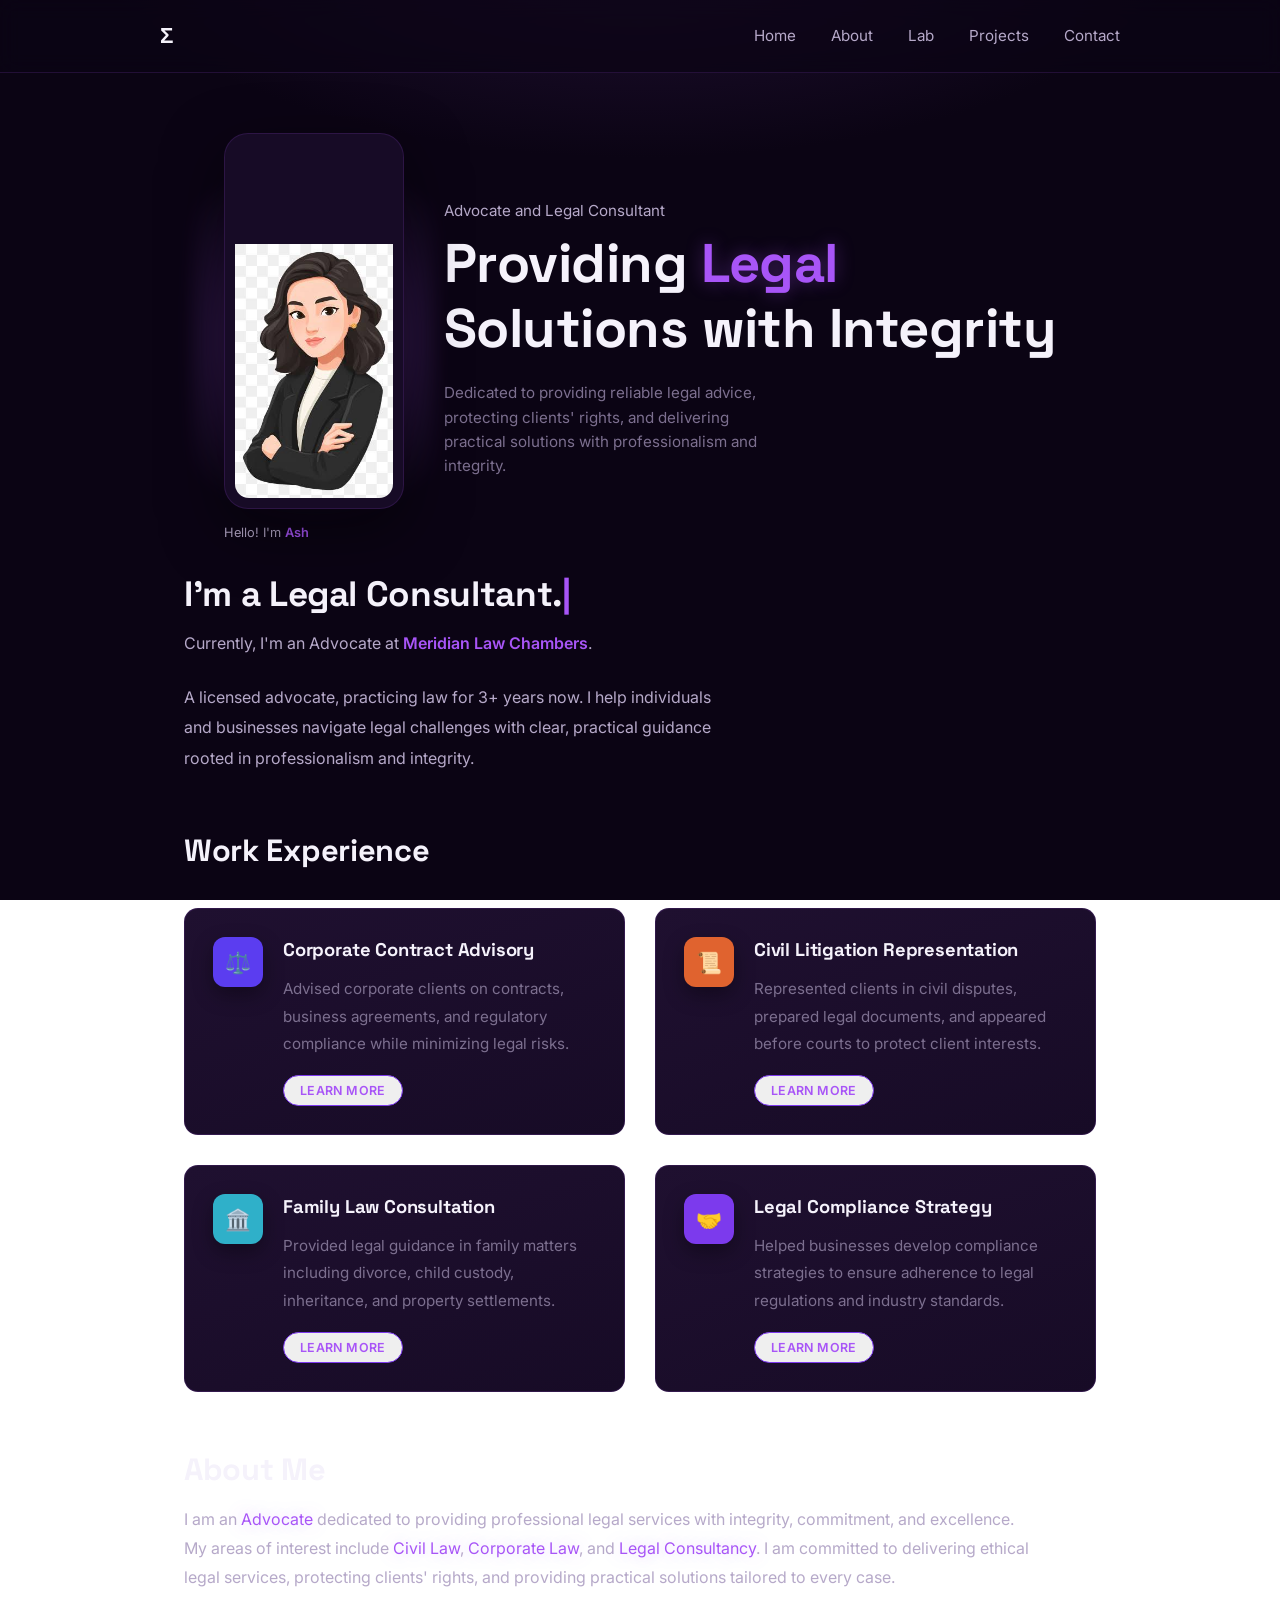
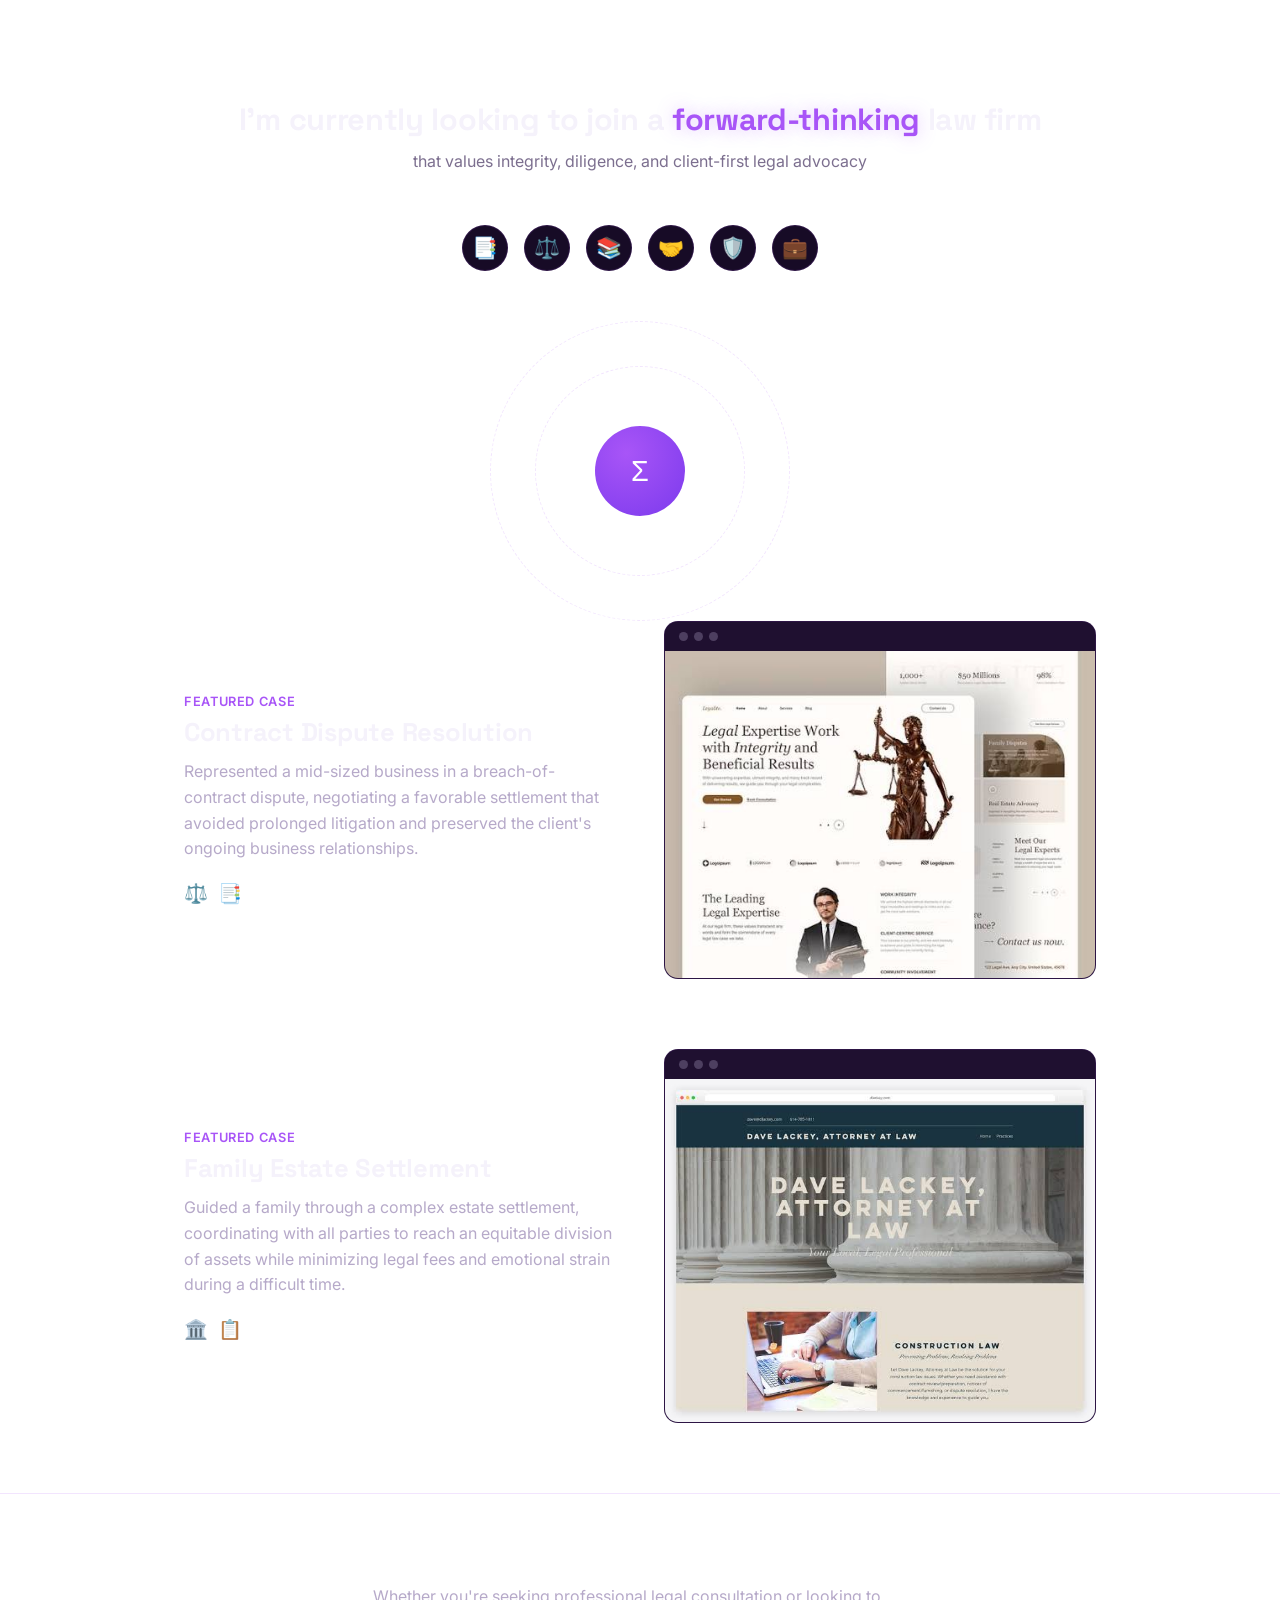
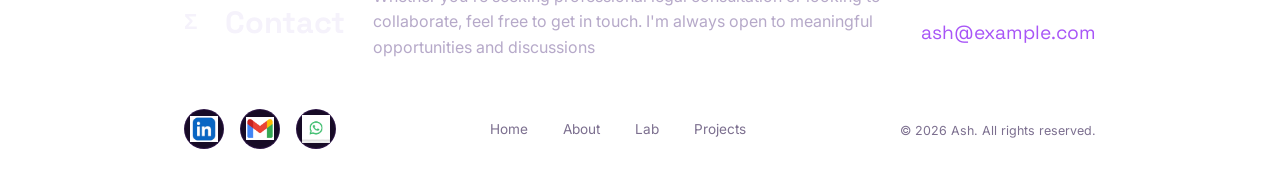
<file: index.html>
<!DOCTYPE html>
<html lang="en">
<head>
  <meta charset="UTF-8">
  <meta name="viewport" content="width=device-width, initial-scale=1.0">
  <title>Ash — Advocate and Legal Consultant</title>
  <meta name="description" content="Portfolio of Ash, an advocate and legal consultant.">
  <link rel="preconnect" href="https://fonts.googleapis.com">
  <link href="https://fonts.googleapis.com/css2?family=Space+Grotesk:wght@400;500;600;700&family=Inter:wght@400;500;600&display=swap" rel="stylesheet">
  <link rel="stylesheet" href="style.css">
</head>
<body>

  <!-- ===== HEADER ===== -->
  <header class="site-header">
    <div class="container header-inner">
      <a href="#home" class="logo" aria-label="Ash — home">
        <span class="logo-mark">Σ</span>
      </a>
      <input type="checkbox" id="menu-toggle">
<label for="menu-toggle" class="menu-icon">☰</label>
      <nav class="main-nav" aria-label="Primary navigation">
        <ul>
          <li><a href="#home">Home</a></li>
          <li><a href="#about">About</a></li>
          <li><a href="#lab">Lab</a></li>
          <li><a href="#projects">Projects</a></li>
          <li><a href="#contact">Contact</a></li>
        </ul>
      </nav>
    </div>
  </header>

  <main id="home">

    <!-- ===== HERO SECTION ===== -->
    <section class="hero container fade-in">
      <div class="hero-top">
        <div class="hero-portrait">
          <div class="portrait-glow" aria-hidden="true"></div>
          <div class="portrait-frame float-anim">
           <img src="images/profile.png" alt="Profile Picture" class="portrait-svg"> 
          </div>
          <span class="hero-badge">Hello! I'm <strong>Ash</strong></span>
        </div>

        <div class="hero-heading">
          <p class="hero-eyebrow">Advocate and Legal Consultant</p>
          <h1>
Providing <span class="accent">Legal</span><br>
Solutions with Integrity
</h1>
          <p class="hero-sub">
Dedicated to providing reliable legal advice, protecting clients' rights, and delivering practical solutions with professionalism and integrity.
</p>
        </div>
      </div>

      <div class="hero-role">
        <h2 class="typing-heading">I'm a Legal Consultant.<span class="cursor" aria-hidden="true">|</span></h2>
        <p class="hero-current">Currently, I'm an Advocate at <span class="brand-chip">Meridian Law Chambers</span>.</p>
        <p class="hero-desc">
          A licensed advocate, practicing law for 3+ years now.
          I help individuals and businesses navigate legal challenges with clear,
          practical guidance rooted in professionalism and integrity.
        </p>
      </div>
    </section>

    <!-- ===== WORK EXPERIENCE ===== -->
    <section class="experience container fade-in" id="experience" aria-labelledby="experience-heading">
      <h2 id="experience-heading">Work Experience</h2>

      <div class="experience-grid">
        <article class="exp-card">
          <div class="exp-icon" style="--icon-bg:#5b3df0;">⚖️</div>
          <div class="exp-body">
            <h3>Corporate Contract Advisory</h3>
            <p>Advised corporate clients on contracts, business agreements, and regulatory compliance while minimizing legal risks.</p>
            <button class="btn-ghost">Learn More</button>
          </div>
        </article>

        <article class="exp-card">
          <div class="exp-icon" style="--icon-bg:#e0632f;">📜</div>
          <div class="exp-body">
            <h3>Civil Litigation Representation</h3>
            <p>Represented clients in civil disputes, prepared legal documents, and appeared before courts to protect client interests.</p>
            <button class="btn-ghost">Learn More</button>
          </div>
        </article>

        <article class="exp-card">
          <div class="exp-icon" style="--icon-bg:#2fb0c9;">🏛️</div>
          <div class="exp-body">
            <h3>Family Law Consultation</h3>
            <p>Provided legal guidance in family matters including divorce, child custody, inheritance, and property settlements.</p>
            <button class="btn-ghost">Learn More</button>
          </div>
        </article>

        <article class="exp-card">
          <div class="exp-icon" style="--icon-bg:#7c3aed;">🤝</div>
          <div class="exp-body">
            <h3>Legal Compliance Strategy</h3>
            <p>Helped businesses develop compliance strategies to ensure adherence to legal regulations and industry standards.</p>
            <button class="btn-ghost">Learn More</button>
          </div>
        </article>
      </div>
    </section>

    <section class="about container fade-in" id="about">
    <h2>About Me</h2>

    <p class="about-text">
        I am an <span class="accent">Advocate</span> dedicated to providing
        professional legal services with integrity, commitment, and excellence.
        My areas of interest include
        <span class="accent">Civil Law</span>,
        <span class="accent">Corporate Law</span>, and
        <span class="accent">Legal Consultancy</span>.
        I am committed to delivering ethical legal services, protecting clients' rights, and providing practical solutions tailored to every case.
    
    </p>
</section>
<!-- ===== ABOUT SECTION ===== -->

    <section class="skills container fade-in" id="lab" aria-labelledby="skills-heading">
      <h2 id="skills-heading">
        I'm currently looking to join a <span class="accent">forward-thinking</span> law firm
      </h2>
      <p class="skills-sub">that values integrity, diligence, and client-first legal advocacy</p>

      <ul class="skills-icons" aria-label="Areas of expertise">
        <li title="Contract Law">📑</li>
        <li title="Litigation">⚖️</li>
        <li title="Legal Research">📚</li>
        <li title="Negotiation">🤝</li>
        <li title="Compliance">🛡️</li>
        <li title="Client Advisory">💼</li>
      </ul>

      <div class="orbit-wrap" aria-hidden="true">
        <div class="orbit orbit-1"></div>
        <div class="orbit orbit-2"></div>
        <div class="orbit-core glow-anim">Σ</div>
      </div>
    </section>

    <!-- ===== FEATURED PROJECTS ===== -->
    <section class="projects container" id="projects" aria-labelledby="projects-heading">
      <h2 id="projects-heading" class="sr-only">Featured Projects</h2>

      <article class="project-card fade-in">
        <div class="project-text">
          <p class="eyebrow">Featured Case</p>
          <h3>Contract Dispute Resolution</h3>
          <p class="project-desc">
            Represented a mid-sized business in a breach-of-contract dispute, negotiating
            a favorable settlement that avoided prolonged litigation and preserved the
            client's ongoing business relationships.
          </p>
          <ul class="tech-dots" aria-label="Areas of practice">
            <li>⚖️</li><li>📑</li>
          </ul>
        </div>
        <div class="project-media">
          <div class="browser-chrome"><span></span><span></span><span></span></div>
          <div class="project-mock">
           <img src="images/project2.png" alt="Contract Dispute Resolution Project">
          </div>
        </div>
      </article>

      <article class="project-card project-card--reverse fade-in">
        <div class="project-media">
          <div class="browser-chrome"><span></span><span></span><span></span></div>
          <div class="project-mock">
            <img src="images/project1.png" alt="Family Estate Settlement Project">
          </div>
        </div>
        <div class="project-text">
          <p class="eyebrow">Featured Case</p>
          <h3>Family Estate Settlement</h3>
          <p class="project-desc">
            Guided a family through a complex estate settlement, coordinating with all
            parties to reach an equitable division of assets while minimizing legal
            fees and emotional strain during a difficult time.
          </p>
          <ul class="tech-dots" aria-label="Areas of practice">
            <li>🏛️</li><li>📋</li>
          </ul>
        </div>
      </article>
    </section>

  </main>

  <!-- ===== CONTACT / FOOTER ===== -->
  <footer class="site-footer" id="contact">
    <div class="container footer-inner">
      <a href="#home" class="logo glow-anim" aria-label="Ash — home">
        <span class="logo-mark">Σ</span>
      </a>

      <h2>Contact</h2>
      <p class="footer-desc">
        Whether you're seeking professional legal consultation or looking to collaborate, feel free to get in touch. I'm always open to meaningful opportunities and discussions
      </p>

      <a class="footer-email" href="mailto:hello@ash-law.dev">ash@example.com</a>

      <ul class="social-links" aria-label="Social media">

  <li>
    <a href="https://www.linkedin.com/" target="_blank">
      <img src="images/icons/linkedin.png" alt="LinkedIn">
    </a>
  </li>

  <li>
    <a href="mailto:hello@ash-law.dev">
      <img src="images/icons/email.png" alt="Email">
    </a>
  </li>

  <li>
    <a href="tel:+10000000000" aria-label="Phone">
      <img src="images/icons/phone.png" alt="Phone">
    </a>
  </li>

</ul>

      <nav class="footer-nav" aria-label="Footer navigation">
        <a href="#home">Home</a>
        <a href="#about">About</a>
        <a href="#lab">Lab</a>
        <a href="#projects">Projects</a>
      </nav>

      <p class="copyright">&copy; 2026 Ash. All rights reserved.</p>
    </div>
  </footer>

</body>
</html>
</file>
<file: style.css>
/* =========================================================
   TABLE OF CONTENTS
   1. Variables & Reset
   2. Base Typography
   3. Layout Helpers
   4. Header & Nav
   5. Hero Section
   6. Work Experience
   7. Skills / Orbit
   8. Featured Projects
   9. Footer / Contact
   10. Animations
   11. Responsive Media Queries
   ========================================================= */

/* ---------- 1. VARIABLES & RESET ---------- */
:root {
  /* Colors */
  --bg-void: #0b0414;
  --bg-panel: #170b26;
  --bg-panel-light: #1f1030;
  --accent: #a855f7;
  --accent-deep: #7c3aed;
  --accent-glow: rgba(168, 85, 247, 0.35);
  --text-primary: #f5f2fb;
  --text-secondary: #b6a9c9;
  --text-muted: #7c6f8f;
  --border-subtle: rgba(168, 85, 247, 0.15);

  /* Type */
  --font-display: 'Space Grotesk', sans-serif;
  --font-body: 'Inter', sans-serif;

  /* Layout */
  --container-width: 1100px;
  --radius-md: 14px;
  --radius-lg: 24px;
  --transition-base: 0.35s ease;
}

* { box-sizing: border-box; margin: 0; padding: 0; }

html { scroll-behavior: smooth; }

body {
  background: radial-gradient(ellipse 80% 50% at 50% -10%, #241238 0%, var(--bg-void) 55%) fixed;
  color: var(--text-primary);
  font-family: var(--font-body);
  line-height: 1.6;
  overflow-x: hidden;
}

img { max-width: 100%; display: block; }
a { color: inherit; text-decoration: none; }
ul { list-style: none; }
button { font-family: inherit; cursor: pointer; }

.sr-only {
  position: absolute;
  width: 1px; height: 1px;
  overflow: hidden;
  clip: rect(0 0 0 0);
}

/* Visible focus states for accessibility */
a:focus-visible,
button:focus-visible {
  outline: 2px solid var(--accent);
  outline-offset: 3px;
  border-radius: 4px;
}

/* ---------- 2. BASE TYPOGRAPHY ---------- */
h1, h2, h3 {
  font-family: var(--font-display);
  font-weight: 700;
  line-height: 1.15;
  letter-spacing: -0.01em;
}

h2 { font-size: clamp(1.5rem, 2.4vw, 2.1rem); }
h3 { font-size: 1.15rem; }

.accent {
  color: var(--accent);
  text-shadow: 0 0 18px var(--accent-glow);
}

/* ---------- 3. LAYOUT HELPERS ---------- */
.container {
  width: 100%;
  max-width: var(--container-width);
  margin: 0 auto;
  padding: 0 24px;
}

section { padding: 60px 0; }

/* ---------- 4. HEADER & NAV ---------- */
.site-header {
  position: sticky;
  top: 0;
  z-index: 100;
  background: rgba(11, 4, 20, 0.75);
  backdrop-filter: blur(10px);
  border-bottom: 1px solid var(--border-subtle);
}

.header-inner {
    display: flex;
    align-items: center;
    justify-content: space-between;
    padding: 18px 0;
}

.logo-mark {
  display: inline-flex;
  font-family: var(--font-display);
  font-size: 1.4rem;
  font-weight: 700;
  color: var(--text-primary);
}

.main-nav ul {
  display: flex;
  justify-content: center;
  align-items: center;
  gap: 35px;
}

.main-nav a {
  position: relative;
  font-size: 0.95rem;
  color: var(--text-secondary);
  transition: color var(--transition-base);
  padding-bottom: 4px;
}

.main-nav a::after {
  content: "";
  position: absolute;
  left: 0; bottom: 0;
  width: 0%;
  height: 2px;
  background: linear-gradient(90deg, var(--accent-deep), var(--accent));
  transition: width var(--transition-base);
}

.main-nav a:hover,
.main-nav a:focus-visible {
  color: var(--text-primary);
}

.main-nav a:hover::after,
.main-nav a:focus-visible::after {
  width: 100%;
}

/* ---------- 5. HERO SECTION ---------- */
.hero { padding-top: 60px; }

.hero-top {
  display: flex;
  align-items: center;
  justify-content: center;
  gap: 40px;
  margin-bottom: 30px;
}

.hero-portrait {
  position: relative;
  flex-shrink: 0;
  width: 180px;
}

.portrait-glow {
  position: absolute;
  inset: -30px;
  background: radial-gradient(circle, var(--accent-glow) 0%, transparent 70%);
  filter: blur(10px);
  z-index: 0;
}

.portrait-frame {
  position: relative;
  z-index: 1;
  background: var(--bg-panel);
  border: 1px solid var(--border-subtle);
  border-radius: var(--radius-lg);
  padding: 10px;
  padding-top: 40px;
  box-shadow: 0 20px 60px rgba(0,0,0,0.5);
  transition: all 0.35s ease;
}
.portrait-frame:hover {
  transform: scale(1.05) rotate(-2deg);
  box-shadow: 0 25px 70px rgba(168, 85, 247, 0.45)
}
.portrait-svg { width: 100%; height: auto; border-radius: var(--radius-md); padding-top: 70px; }

.hero-badge {
  display: inline-block;
  margin-top: 14px;
  font-size: 0.8rem;
  color: var(--text-secondary);
}
.hero-badge strong { color: var(--accent); font-weight: 600; }

.hero-eyebrow {
  font-size: 0.95rem;
  color: var(--text-secondary);
  margin-bottom: 8px;
}

.hero-heading h1 {
    font-size: clamp(2.1rem, 5vw, 3.4rem);
    margin-bottom: 20px;
    line-height: 1.2;
    animation: fadeInUp 1s ease;
}

.hero-sub {
  margin-top: 14px;
  color: var(--text-muted);
  font-size: 0.95rem;
  max-width: 34ch;
  animation: fadeInUp 1.2s ease;
}

.hero-role h2.typing-heading {
  font-size: clamp(1.6rem, 3vw, 2.2rem);
  margin-bottom: 10px;
}

.cursor {
  display: inline-block;
  color: var(--accent);
  animation: blink 1s step-end infinite;
}

.hero-current {
    color: var(--text-secondary);
    margin: 15px 0 25px;
    line-height: 1.7;
}

.brand-chip {
  display: inline-flex;
  align-items: center;
  gap: 4px;
  color: var(--accent);
  font-weight: 600;
}

.hero-desc {
    max-width: 55ch;
    color: var(--text-secondary);
    line-height: 1.9;
    margin-top: 20px;
    margin-bottom: 60px;
    animation: fadeInUp 1.4s ease;
}

/* ---------- 6. WORK EXPERIENCE ---------- */
.experience h2{
    margin-bottom:35px;
}
.experience-grid {
    margin-top: 40px;
    display: grid;
    grid-template-columns: repeat(2, 1fr);
    gap: 30px;
    margin-bottom: 60px;
    align-items: stretch;
}

.exp-card {
  display: flex;
  align-items: flex-start;
  gap: 20px;
  background: linear-gradient(160deg, var(--bg-panel-light), var(--bg-panel));
  border: 1px solid var(--border-subtle);
  border-radius: var(--radius-md);
  padding: 28px;
  transition: transform var(--transition-base),
              box-shadow var(--transition-base),
              border-color var(--transition-base);
}

.exp-card:hover {
  transform: translateY(-6px);
  box-shadow: 0 20px 40px rgba(124, 58, 237, 0.25);
  border-color: var(--accent-deep);
}

.exp-icon {
  flex-shrink: 0;
  width: 50px; height: 50px;
  border-radius: 12px;
  display: flex; align-items: center; justify-content: center;
  font-size: 1.3rem;
  background: var(--icon-bg, var(--accent-deep));
  box-shadow: 0 8px 20px rgba(0,0,0,0.35);
  transition:  transform 0.35s ease;
}

.exp-card:hover .exp-icon { transform: rotate(10deg) scale(1.1); }
.exp-body {
    display: flex;
    flex-direction: column;
    justify-content: space-between;
    flex:1;
}
.exp-body h3 { margin-bottom: 12px; 
line-height: 1.4;}

.exp-body p {
    color: var(--text-muted);
    font-size: 0.95rem;
    line-height: 1.8;
    margin-bottom: 18px;
}

.btn-ghost {
  display: inline-block;
   width: fit-content;
  font-size: 0.78rem;
  font-weight: 600;
  letter-spacing: 0.03em;
  text-transform: uppercase;
  color: var(--accent);
  border: 1px solid var(--accent-deep);
  border-radius: 999px;
  padding: 7px 16px;
  align-self: flex-start;
  transition: all var(--transition-base);
}

.btn-ghost:hover {
   transform: translateY(-3px) scale(1.05);
    background: var(--accent-deep);
    color: #fff;
    box-shadow: 0 10px 25px rgba(124, 58, 237, 0.35);
}
/* ---------- ABOUT ---------- */
.about {
  text-align: left;
  margin-bottom: 70px;
}

.about h2 {
  margin-bottom: 18px;
}

.about-text {
  max-width: 850px;
  color: var(--text-secondary);
  line-height: 1.8;
}
/* ---------- 7. SKILLS / ORBIT ---------- */
.skills { text-align: center;
margin-top: 60px;
 padding-top: 40px;}

.skills-sub {
     color: var(--text-muted);
    margin-top: 12px;
    margin-bottom: 45px;
}


.skills-icons {
  display: flex;
  flex-wrap: wrap;
  justify-content: center;
  gap: 16px;
  margin-top: 50px;
  max-width: 520px;
  margin-left: auto;
  margin-right: auto;
}

.skills-icons li {
  width: 46px; height: 46px;
  display: flex; align-items: center; justify-content: center;
  font-size: 1.3rem;
  background: var(--bg-panel);
  border: 1px solid var(--border-subtle);
  border-radius: 50%;
  transition: transform var(--transition-base), box-shadow var(--transition-base);
}
.skills-icons li img {
    width: 26px;
    height: 26px;
    object-fit: contain;
}
.skills-icons li:hover {
  transform: scale(1.15) rotate(6deg);
  box-shadow: 0 0 24px var(--accent-glow);
}

.orbit-wrap {
  position: relative;
  width: 300px; height: 300px;
  margin: 50px auto 0;
  display: flex; align-items: center; justify-content: center;
}

.orbit {
  position: absolute;
  border: 1px dashed var(--border-subtle);
  border-radius: 50%;
}

.orbit-1 { width: 100%; height: 100%; animation: spin 24s linear infinite; }
.orbit-2 { width: 70%; height: 70%; animation: spin 16s linear infinite reverse; }

.orbit-core {
  position: relative;
  z-index: 2;
  width: 90px; height: 90px;
  border-radius: 50%;
  display: flex; align-items: center; justify-content: center;
  font-family: var(--font-display);
  font-size: 1.8rem;
  background: radial-gradient(circle at 35% 30%, var(--accent), var(--accent-deep));
  color: #fff;
}

/* ---------- 8. FEATURED PROJECTS ---------- */
.project-card {
  display: flex;
  align-items: center;
  justify-content: space-between;
  gap: 50px;
  margin-bottom: 70px;
  transition: transform 0.35s ease, box-shadow 0.35s ease;
}
.project-card:hover {
    transform: translateY(-8px);
    box-shadow: 0 20px 40px rgba(124, 58, 237, 0.25);
}

.project-card--reverse { flex-direction: row-reverse; }

.project-text, .project-media { flex: 1; }

.eyebrow {
  color: var(--accent);
  font-size: 0.8rem;
  font-weight: 600;
  letter-spacing: 0.05em;
  text-transform: uppercase;
  margin-bottom: 6px;
}

.project-text h3 { font-size: 1.6rem; margin-bottom: 12px; }

.project-desc { color: var(--text-secondary); margin-bottom: 16px; }

.tech-dots { display: flex; gap: 10px; font-size: 1.2rem; }

.project-media {
  flex: 1;
  max-width: 500px;
  background: var(--bg-panel);
  border: 1px solid var(--border-subtle);
  border-radius: var(--radius-md);
  overflow: hidden;
  transition: transform var(--transition-base), box-shadow var(--transition-base);
}

.project-media:hover {
  transform: scale(1.02);
  box-shadow: 0 24px 60px rgba(124, 58, 237, 0.3);
}

.browser-chrome {
  display: flex;
  gap: 6px;
  padding: 10px 14px;
  background: var(--bg-panel-light);
}

.browser-chrome span {
  width: 9px; height: 9px;
  border-radius: 50%;
  background: var(--text-muted);
  opacity: 0.5;
}

.project-mock {
    padding: 0;
    overflow: hidden;
    transition: transform 0.35s ease, box-shadow 0.35s ease;
}
.project-mock:hover {
    transform: translateY(-8px) scale(1.02);
    box-shadow: 0 20px 40px rgba(124, 58, 237, 0.25);
}
.project-mock img {
    width: 100%;
    height: auto;
    display: block;
    object-fit: cover;
    transition: transform 0.35s ease;
}
.project-mock:hover img {
    transform: scale(1.05);
}
.mock-line {
  height: 12px;
  border-radius: 6px;
  background: linear-gradient(90deg, var(--bg-panel-light), rgba(168,85,247,0.15));
  margin-bottom: 12px;
}
.mock-line.lg { width: 90%; }
.mock-line.md { width: 65%; }
.mock-line.sm { width: 40%; }

/* ---------- 9. FOOTER / CONTACT ---------- */
.site-footer {
  border-top: 1px solid var(--border-subtle);
  text-align: center;
  padding: 90px 0 40px;
}
.footer-inner {
    display: flex;
    flex-direction: column;
    align-items: center;
    gap: 25px;
}
.footer-inner .logo { display: inline-flex; margin-bottom: 24px; }

.footer-desc {
  max-width: 52ch;
  margin: 16px auto 0;
  color: var(--text-secondary);
}

.footer-email {
  display: inline-block;
  margin-top: 24px;
  font-family: var(--font-display);
  font-size: 1.2rem;
  color: var(--accent);
  border-bottom: 1px solid transparent;
  transition: border-color var(--transition-base);
}
.footer-email:hover { border-color: var(--accent); }

.social-links {
  display: flex;
  justify-content: center;
  gap: 16px;
  margin-top: 28px;
}

.social-links a {
  width: 40px; height: 40px;
  display: flex; align-items: center; justify-content: center;
  border-radius: 50%;
  background: var(--bg-panel);
  border: 1px solid var(--border-subtle);
  transition: all 0.35s ease;
}
.social-links a:hover {
  transform: translateY(-6px) scale(1.1);
  box-shadow: 0 10px 25px rgba(124, 58, 237, 0.3);
}

.footer-nav {
  display: flex;
  justify-content: center;
  align-items: center;
  gap: 35px;
  flex-wrap: wrap;
  margin-top: 30px;
  font-size: 0.85rem;
  color: var(--text-muted);
}
.footer-nav a:hover { color: var(--text-primary); }

.copyright {
  margin-top: 32px;
  font-size: 0.78rem;
  color: var(--text-muted);
}

/* ---------- 10. ANIMATIONS ---------- */
@keyframes float {
  0%, 100% { transform: translateY(0); }
  50% { transform: translateY(-12px); }
}
.float-anim { animation: float 5s ease-in-out infinite; }

@keyframes blink {
  0%, 100% { opacity: 1; }
  50% { opacity: 0; }
}

@keyframes spin {
  to { transform: rotate(360deg); }
}

@keyframes glowPulse {
  0%, 100% { box-shadow: 0 0 12px var(--accent-glow); }
  50% { box-shadow: 0 0 28px var(--accent-glow); }
}
.glow-anim { animation: glowPulse 3s ease-in-out infinite; border-radius: 50%; }

@keyframes fadeInUp {
  from { opacity: 0; transform: translateY(24px); }
  to { opacity: 1; transform: translateY(0); }
}
.fade-in { animation: fadeInUp 0.8s ease both; }

@media (prefers-reduced-motion: reduce) {
  * { animation-duration: 0.001ms !important; animation-iteration-count: 1 !important; transition-duration: 0.001ms !important; }
}

/* ---------- 11. RESPONSIVE MEDIA QUERIES ---------- */

/* Laptop */
@media (max-width: 1440px) {
  :root { --container-width: 960px; }
}

/* Desktop footer layout */
@media (min-width: 769px) {
  .footer-inner {
    flex-direction: row;
    flex-wrap: wrap;
    justify-content: space-between;
    align-items: center;
    text-align: left;
    gap: 20px;
  }

  .footer-inner .logo {
    margin-bottom: 0;
  }

  .footer-desc {
    margin: 0;
  }
}

/* Tablet */
@media (max-width: 768px) {
  section { padding: 56px 0; }

  .main-nav ul { gap: 20px; }

  .hero-top { flex-direction: column; text-align: center; }
  .hero-portrait { margin: 0 auto; }

  .experience-grid { grid-template-columns: 1fr; }

  .project-card, .project-card--reverse {
    flex-direction: column;
    text-align: center;
  }
  .tech-dots { justify-content: center; }

  .orbit-wrap { width: 240px; height: 240px; }
}

/* Mobile */
@media (max-width: 480px) {
  .container { padding: 0 18px; }

   .header-inner {
    flex-wrap: wrap;
    justify-content: space-between;
    align-items: center;
    gap: 14px;
}
  .main-nav ul { flex-wrap: wrap; justify-content: center; gap: 14px; }

  .hero-portrait { width: 150px; }

  .hero-heading h1 { font-size: 1.9rem; }

  .skills-icons li { width: 40px; height: 40px; font-size: 1.1rem; }

  .orbit-wrap { width: 180px; height: 180px; }
  .orbit-core { width: 64px; height: 64px; font-size: 1.3rem; }

  .footer-nav { flex-wrap: wrap; gap: 14px; }
}
.social-links img {
    width: 28px;
    height: 28px;
    object-fit: contain;
}

.social-links a {
    display: flex;
    align-items: center;
    justify-content: center;
}
/* Hide checkbox */
#menu-toggle {
    display: none;
}

/* Hide menu icon on desktop */
.menu-icon {
    display: none;
    font-size: 30px;
    cursor: pointer;
    color: white;
}

/* Mobile view */
@media (max-width: 768px) {

    .menu-icon {
        display: block;
    }

    .main-nav {
        display: none;
        width: 100%;
        margin-top: 15px;
    }

    #menu-toggle:checked + .menu-icon + .main-nav {
        display: block;
    }

    .main-nav ul {
        flex-direction: column;
        gap: 15px;
    }

    .header-inner {
        flex-wrap: wrap;
    }
}
</file>
